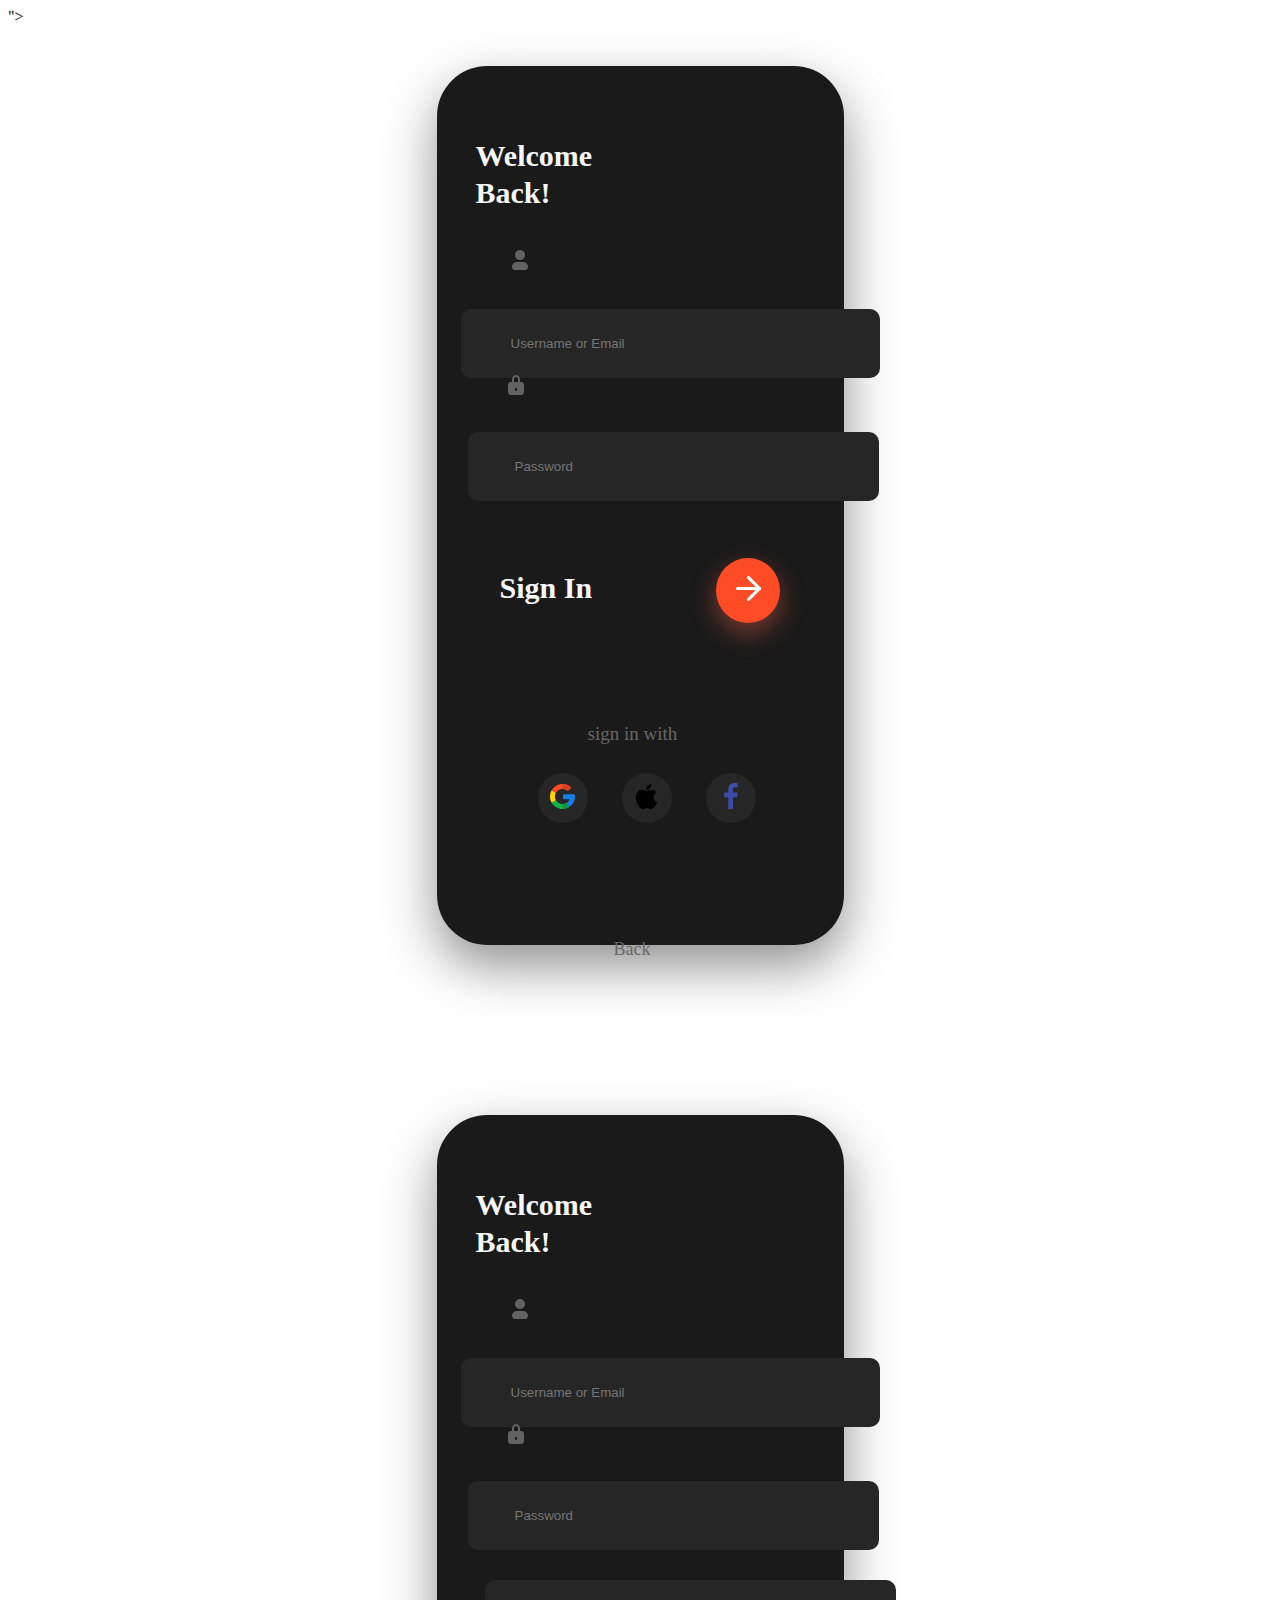
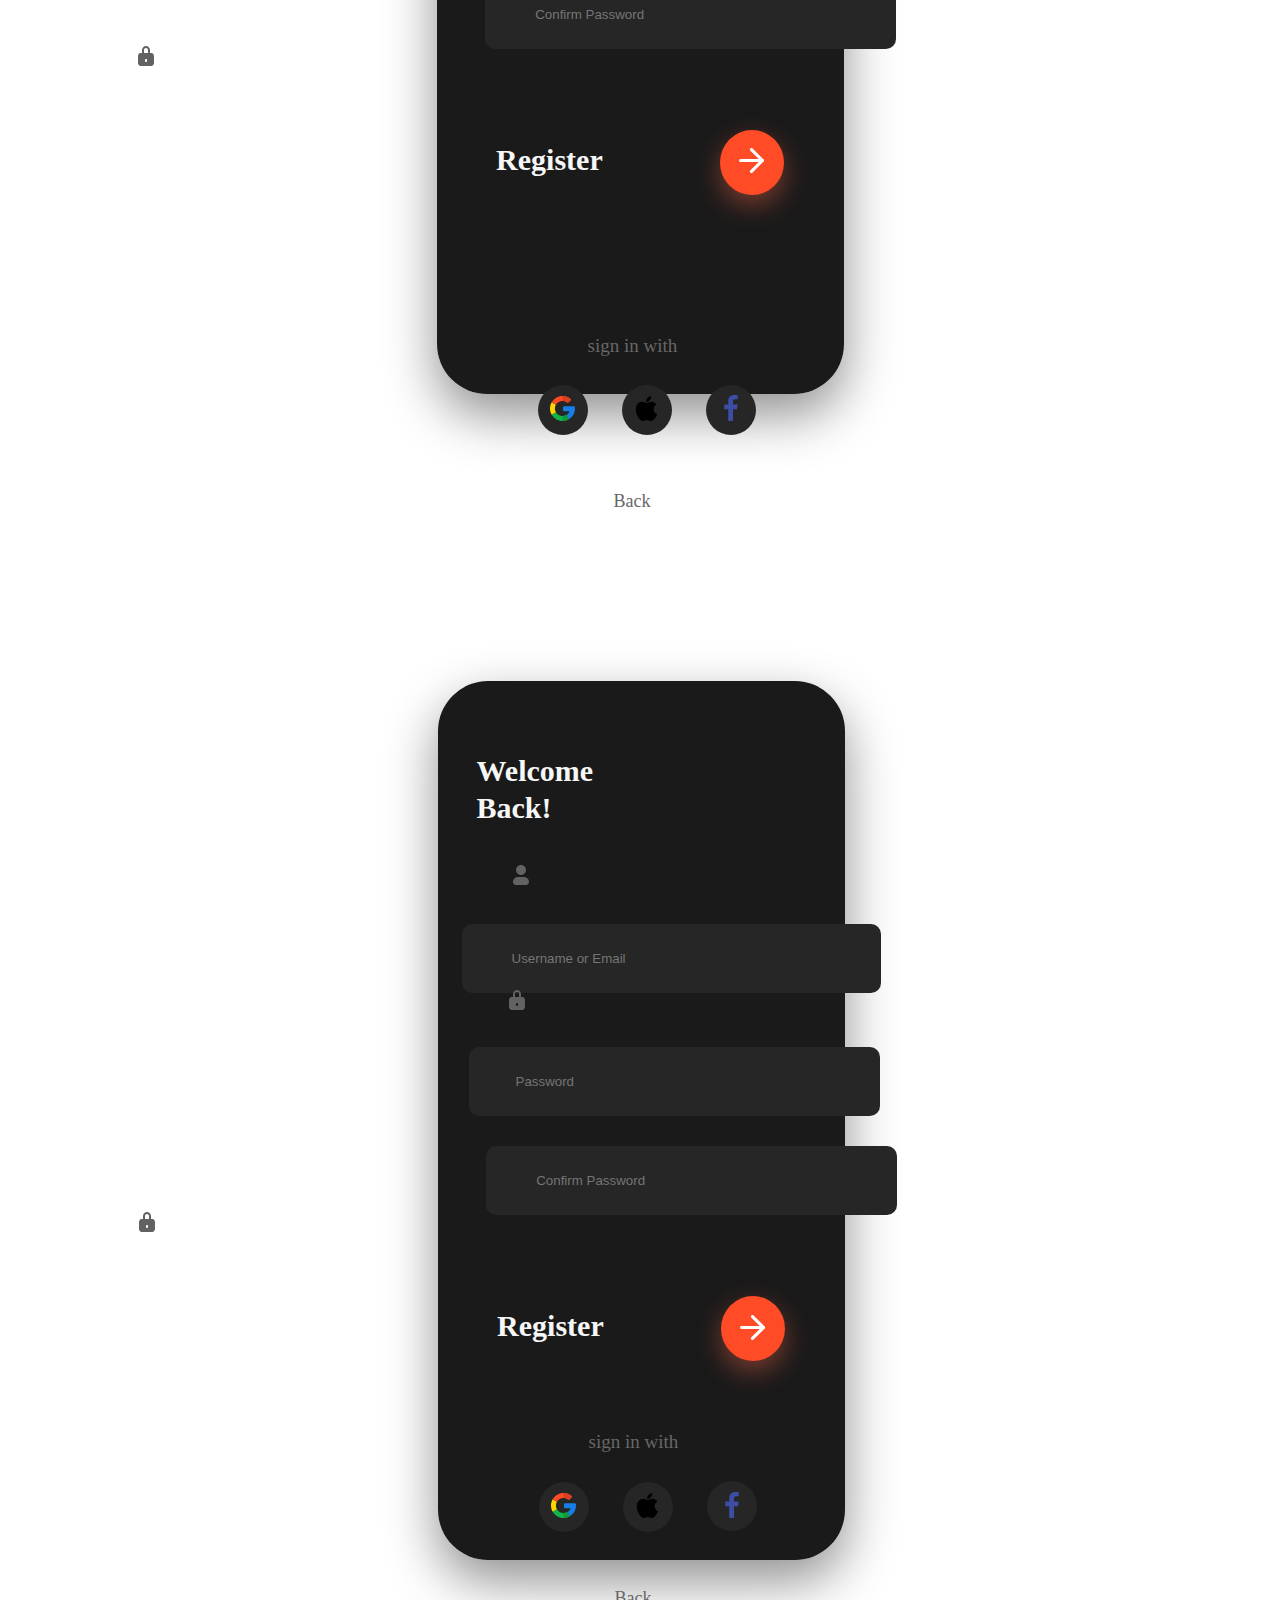
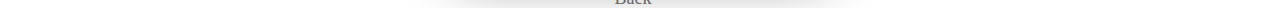
<file: index.html>
<!DOCTYPE html>
<html lang="en">
<head>
    <meta charset="UTF-8">
    <meta http-equiv="X-UA-Compatible" content="IE=edge">
    <meta name="viewport" content="width=device-width, initial-scale=1.0">
    <title>CARDS</title>
    <link rel="stylesheet" href="./style.css">
    <link rel="stylesheet" href="https://cdn.jsdelivr.net/npm/bootstrap@5.0.2/dist/css/bootstrap.min.css" rel="stylesheet"
    integrity="sha384-EVSTQN3/azprG1Anm3QDgpJLIm9Nao0Yz1ztcQTwFspd3yD65VohhpuuCOmLASjC" crossorigin="anonymous">">
<link rel="stylesheet" href="https://fonts.google.com/specimen/Roboto?preview.size=68">
  </head>

<body>
    <div class="container ">
      <div class="card1">

        <h2 class="card-heading">Welcome  Back!</h2>
        <img class="card-input-img" src="./img/User.svg" alt=" bu yerda rasm bor">
        <input class="card-input" type="email"  placeholder="Username or Email"   autocomplete="off" required >  
        <br>
        <img class="card-input-img" src="./img/Group 2.svg" alt="bu yerda rasm bor">
        <input class="card-input2" type="password" placeholder="Password "  autocomplete="off"  required > 
        <div class="sign-in"> 
        <h3 class="card-signing">Sign In </h3>
<button type="button" class=" card-signing-button"><img class="card-signing-img" src="./img/Group 1.svg" alt=" bu yerda rasm bor" width="25px" height="25px"></button> 

</div> 

<div class="site-links">
  <div class="css-text">sign in with </div> 
  <ul class="site-links-ul">
    <button class="site-links-button">
    <li class="site-links-list">
      <a class="site-links-link" href="http://www.google.com/"><img src="./img/google 1.svg" alt="bu yerda rasm bor"></a>
    </li>
  </button>
  <button class="site-links-button">
    <li class="site-links-list">
      <a class="site-links-link" href="https://www.apple.com/"><img src="./img/apple 1.svg" alt="bu yerda rasm bor"></a>
    </li>
  </button>
  <button class="site-links-button"> 
    <li class="site-links-list">
      <a class="site-links-link" href="https://www.facebook.com/apple"> <img src="./img/Group.svg" alt=" bu yeda rasm bor"></a>
    </li>
  </button>
  </ul>
  <button class="css-button"> Back</button>
</div>




      </div>

      <div class="card2">
<form action="https://echo.htmlacademy.ru" method="post">
        <h2 class="card-heading">Welcome  Back!</h2>
        <img class="card-input-img" src="./img/User.svg" alt=" bu yerda rasm bor">
        <input class="card-input" type="email"  placeholder="Username or Email"   autocomplete="off" required >  
        <br>
        <img class="card-input-img" src="./img/Group 2.svg" alt="bu yerda rasm bor">
       
        <input class="card-input2" type="password" placeholder="Password "  autocomplete="off"  required > 
        
        <input class="card-input3" type="password" placeholder=" Confirm Password "  autocomplete="off"  required > 
        <img class="card-input-img2" src="./img/Group 2.svg" alt="bu yerda rasm bor">
        <div class="sign-in"> 
        <h3 class="card-signing">Register </h3>
<button type="button" class=" card-signing-button"><img class="card-signing-img" src="./img/Group 1.svg" alt=" bu yerda rasm bor" width="25px" height="25px"></button> 
</form>
</div> 

<div class="site-links3">
  <div class="css-text">sign in with </div> 
  <ul class="site-links-ul">
    <button class="site-links-button">
    <li class="site-links-list">
      <a class="site-links-link" href="http://www.google.com/"><img src="./img/google 1.svg" alt="bu yerda rasm bor"></a>
    </li>
  </button>
  <button class="site-links-button">
    <li class="site-links-list">
      <a class="site-links-link" href="https://www.apple.com/"><img src="./img/apple 1.svg" alt="bu yerda rasm bor"></a>
    </li>
  </button>
  <button class="site-links-button"> 
    <li class="site-links-list">
      <a class="site-links-link" href="https://www.facebook.com/apple" target="_blank"> <img src="./img/Group.svg" alt=" bu yeda rasm bor"></a>
    </li>
  </button>
  </ul>
  <button class="css-button2"> Back</button>
</div>

<div class="card2">

  <h2 class="card-heading">Welcome  Back!</h2>
  <img class="card-input-img" src="./img/User.svg" alt=" bu yerda rasm bor">
  <input class="card-input" type="email"  placeholder="Username or Email"   autocomplete="off" required >  
  <br>
  <img class="card-input-img" src="./img/Group 2.svg" alt="bu yerda rasm bor">
  <input class="card-input2" type="password" placeholder="Password "  autocomplete="off"  required > 
  
  <input class="card-input3" type="password" placeholder=" Confirm Password "  autocomplete="off"  required > 
  <img class="card-input-img2" src="./img/Group 2.svg" alt="bu yerda rasm bor">
  <div class="sign-in"> 
  <h3 class="card-signing">Register </h3>
<button type="button" class=" card-signing-button"><img class="card-signing-img" src="./img/Group 1.svg" alt=" bu yerda rasm bor" width="25px" height="25px"></button> 

</div> 

<div class="site-links2">
<div class="css-text">sign in with </div> 
<ul class="site-links-ul">
<button class="site-links-button">
<li class="site-links-list">
<a class="site-links-link" href="http://www.google.com/"><img src="./img/google 1.svg" alt="bu yerda rasm bor"></a>
</li>
</button>
<button class="site-links-button">
<li class="site-links-list">
<a class="site-links-link" href="https://www.apple.com/"><img src="./img/apple 1.svg" alt="bu yerda rasm bor"></a>
</li>
</button>
<button class="site-links-button"> 
<li class="site-links-list">
<a class="site-links-link" href="https://www.facebook.com/apple"> <img src="./img/Group.svg" alt=" bu yeda rasm bor"></a>
</li>
</button>
</ul>
<button class="css-button2"> Back</button>
</div>




      </div>



 </div>
    
</body>
</html>
</file>
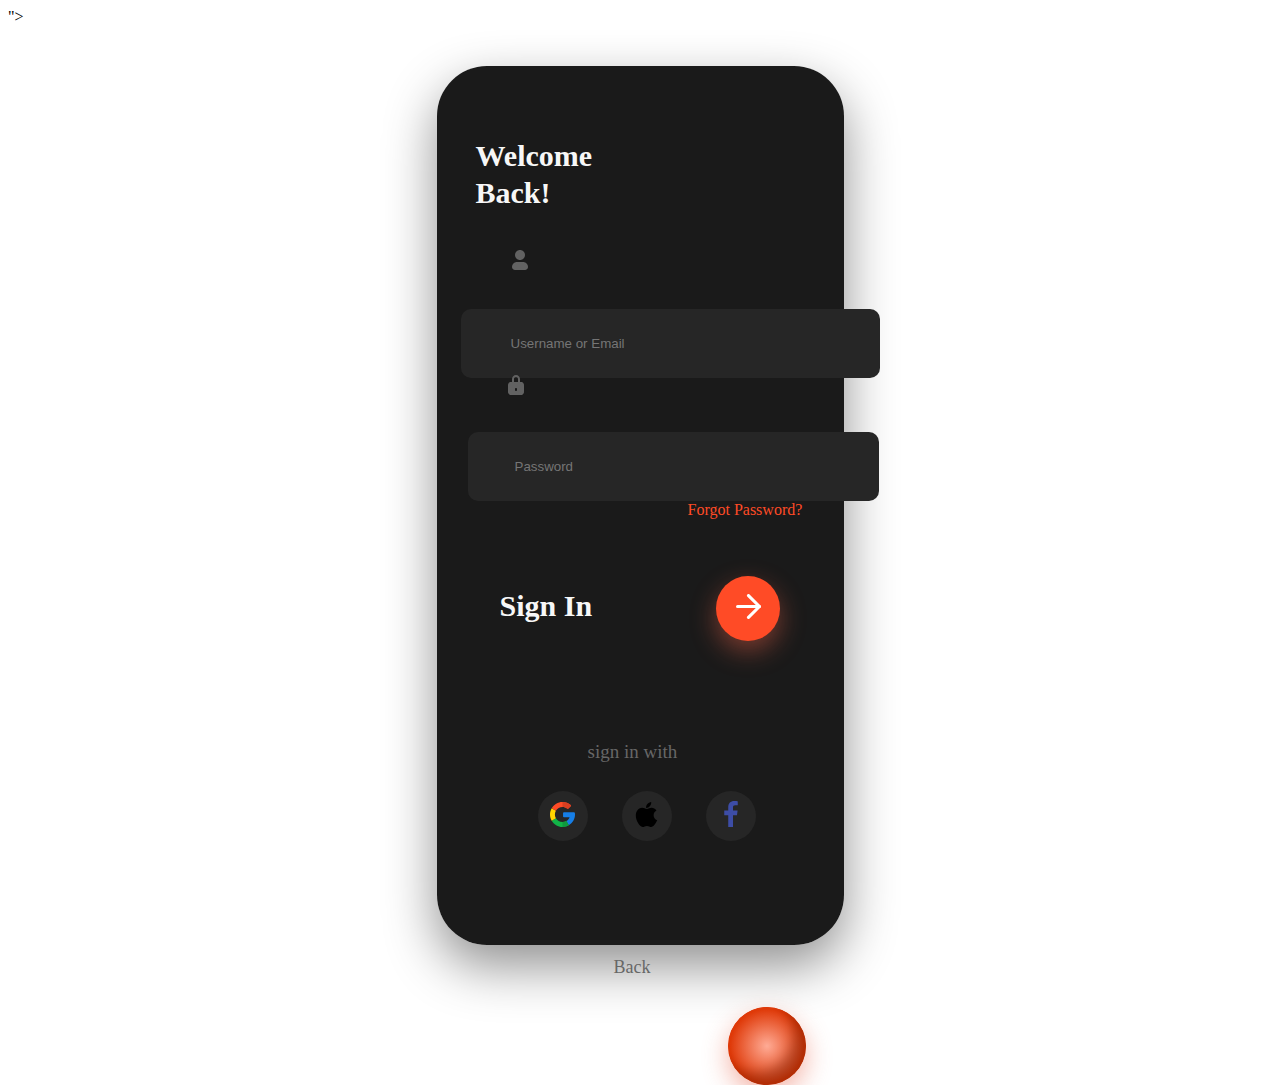
<file: index1.html>
<!DOCTYPE html>
<html lang="en">
<head>
    <meta charset="UTF-8">
    <meta http-equiv="X-UA-Compatible" content="IE=edge">
    <meta name="viewport" content="width=device-width, initial-scale=1.0">
    <title>CARDS</title>
    <link rel="stylesheet" href="./style.css">
    <link rel="stylesheet" href="https://cdn.jsdelivr.net/npm/bootstrap@5.0.2/dist/css/bootstrap.min.css" rel="stylesheet"
    integrity="sha384-EVSTQN3/azprG1Anm3QDgpJLIm9Nao0Yz1ztcQTwFspd3yD65VohhpuuCOmLASjC" crossorigin="anonymous">">
<link rel="stylesheet" href="https://fonts.google.com/specimen/Roboto?preview.size=68">
  </head>

<body>
    <div class="container ">
      <div class="card1">
<form action="https://echo.htmlacademy.ru" method="post">
        <h2 class="card-heading">Welcome  Back!</h2>
        <img class="card-input-img" src="./img/User.svg" alt=" bu yerda rasm bor">
        <input class="card-input" type="email"  placeholder="Username or Email"   autocomplete="off" name="username" required >  
        <br>
        <img class="card-input-img" src="./img/Group 2.svg" alt="bu yerda rasm bor">
        <input class="card-input2" type="password" placeholder="Password "  autocomplete="off"  required > 
         <a class="card-input-link" href="./index3.html"> Forgot Password?</a> 
        <div class="sign-in"> 
        <h3 class="card-signing">Sign In </h3>
<button type="button" class=" card-signing-button"><img class="card-signing-img" src="./img/Group 1.svg" alt=" bu yerda rasm bor" width="25px" height="25px"></button> 
</form>
</div> 

<div class="site-links">
  <div class="css-text">sign in with </div> 
  <ul class="site-links-ul">
    <button class="site-links-button">
    <li class="site-links-list">
    
      <a class="site-links-link" href="http://www.google.com/" target="_blank"><img src="./img/google 1.svg" alt="bu yerda rasm bor"></a>
    </li>
  </button>
  <button class="site-links-button">
    <li class="site-links-list">
      <a class="site-links-link" href="https://www.apple.com/ " target="_blank" ><img src="./img/apple 1.svg" alt="bu yerda rasm bor"></a>
    </li>
  </button>
  <button class="site-links-button"> 
    <li class="site-links-list">
      <a class="site-links-link" href="https://www.facebook.com/apple" target="_blank"> <img src="./img/Group.svg" alt=" bu yeda rasm bor"></a>
    </li>
  </button>
  </ul>
  <button class="css-button"> Back</button>
</div>
<img  class="img-responsive"src="./img/Ellipse 17.svg" alt=" bu yerda rasm bor">



      </div>

     




 </div>
    
</body>
</html>
</file>
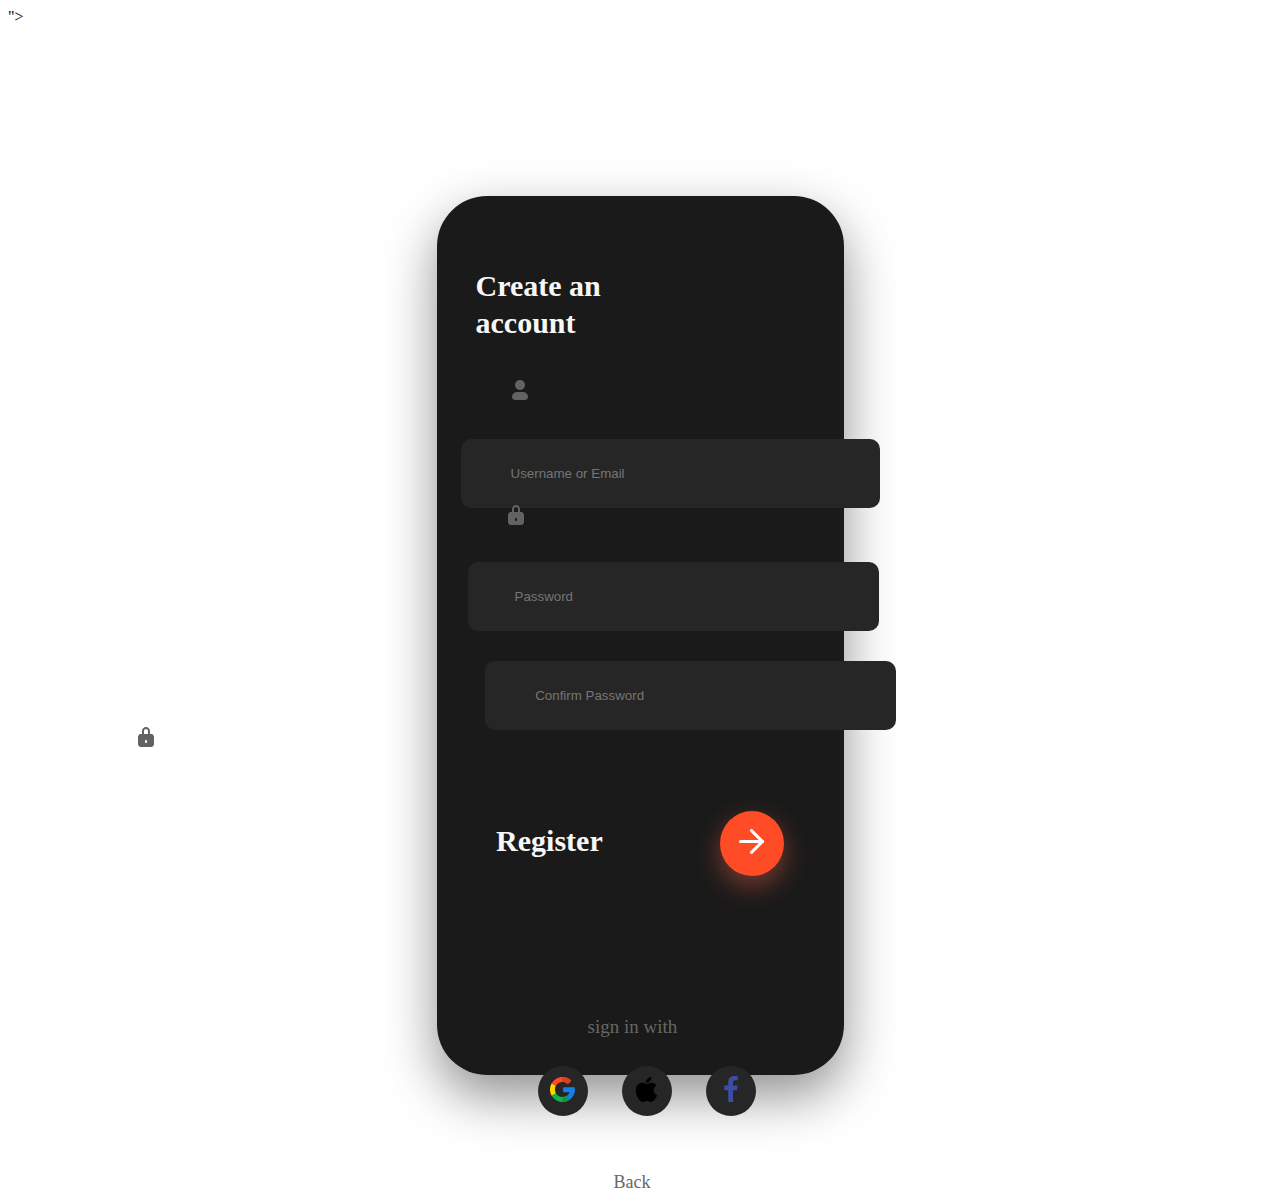
<file: index2.html>
<!DOCTYPE html>
<html lang="en">
<head>
    <meta charset="UTF-8">
    <meta http-equiv="X-UA-Compatible" content="IE=edge">
    <meta name="viewport" content="width=device-width, initial-scale=1.0">
    <title>Document</title>
    <link rel="stylesheet" href="./style.css">
    <link rel="stylesheet" href="https://cdn.jsdelivr.net/npm/bootstrap@5.0.2/dist/css/bootstrap.min.css" rel="stylesheet"
    integrity="sha384-EVSTQN3/azprG1Anm3QDgpJLIm9Nao0Yz1ztcQTwFspd3yD65VohhpuuCOmLASjC" crossorigin="anonymous">">
<link rel="stylesheet" href="https://fonts.google.com/specimen/Roboto?preview.size=68">
</head>
<body>
    <div class="container">
        <div class="card2">
            <form action="https://echo.htmlacademy.ru" method="post">
                    <h2 class="card-heading">Create an account</h2>
                    <img class="card-input-img" src="./img/User.svg" alt=" bu yerda rasm bor">
                    <input class="card-input" type="email"  placeholder="Username or Email"   autocomplete="off" required >  
                    <br>
                    <img class="card-input-img" src="./img/Group 2.svg" alt="bu yerda rasm bor">
                   
                    <input class="card-input2" type="password" placeholder="Password "  autocomplete="off"  required > 
                    
                    <input class="card-input3" type="password" placeholder=" Confirm Password "  autocomplete="off"  required > 
                    <img class="card-input-img2" src="./img/Group 2.svg" alt="bu yerda rasm bor">
                    <div class="sign-in"> 
                    <h3 class="card-signing">Register </h3>
           <a href="./index1.html"><button type="button" class=" card-signing-button"> <img class="card-signing-img" src="./img/Group 1.svg" alt=" bu yerda rasm bor" width="25px" height="25px"></button> </a> 
            </form>
            </div> 
            
            <div class="site-links3">
              <div class="css-text">sign in with </div> 
              <ul class="site-links-ul">
                <button class="site-links-button">
                <li class="site-links-list">
                  <a class="site-links-link" href="http://www.google.com/" target="_blank"><img src="./img/google 1.svg" alt="bu yerda rasm bor"></a>
                </li>
              </button>
              <button class="site-links-button">
                <li class="site-links-list">
                  <a class="site-links-link" href="https://www.apple.com/" target="_blank"><img src="./img/apple 1.svg" alt="bu yerda rasm bor"></a>
                </li>
              </button>
              <button class="site-links-button"> 
                <li class="site-links-list">
                  <a class="site-links-link" href="https://www.facebook.com/apple" target="_blank"> <img src="./img/Group.svg" alt=" bu yeda rasm bor"></a>
                </li>
              </button>
              </ul>
              <button class="css-button2"> Back</button>
            </div>
    </div>

    
</body>
</html>
</file>
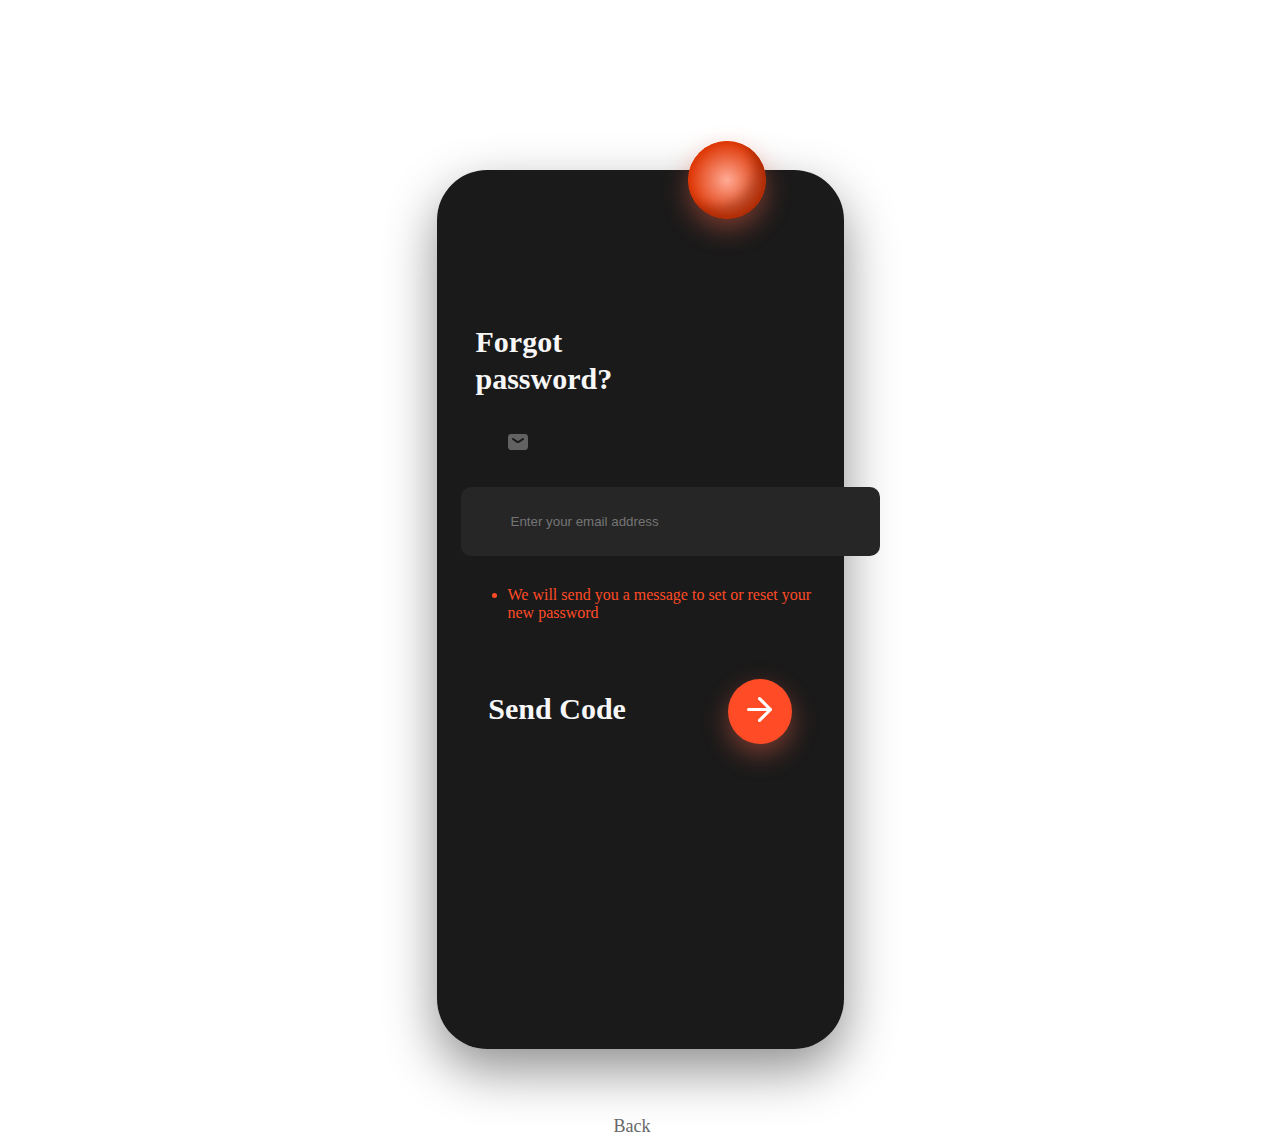
<file: index3.html>
<!DOCTYPE html>
<html lang="en">
<head>
    <meta charset="UTF-8">
    <meta http-equiv="X-UA-Compatible" content="IE=edge">
    <meta name="viewport" content="width=device-width, initial-scale=1.0">
    <title>Document</title>
    <link rel="stylesheet" href="./style.css">
    <link rel="stylesheet" href="https://cdn.jsdelivr.net/npm/bootstrap@5.0.2/dist/css/bootstrap.min.css" rel="stylesheet"
    integrity="sha384-EVSTQN3/azprG1Anm3QDgpJLIm9Nao0Yz1ztcQTwFspd3yD65VohhpuuCOmLASjC" crossorigin="anonymous">
<link rel="stylesheet" href="https://fonts.google.com/specimen/Roboto?preview.size=68">
</head>
<body>
    <div class="container">

     
<div class="card3">
  <img  class="img-responsive2"src="./img/Ellipse 17.svg" alt=" bu yerda rasm bor">
 <form action="https://echo.htmlacademy.ru" method="post" >
    <h2 class="card-heading">Forgot password?</h2>
    <img class="card-input-img" src="./img/Shape.svg" alt=" bu yerda rasm bor">
    <input class="card-input" type="email"  placeholder="Enter your email address"   autocomplete="off" required >  
    <br>
    <ul class="card-input-ul" ><li class="card-input-list">We will send you a message to set or reset your new password</li></ul>
   
    <div class="sign-in"> 
    <h3 class="card-signing">Send Code</h3>
  <button type="button" class=" card-signing-button"><img class="card-signing-img" src="./img/Group 1.svg" alt=" bu yerda rasm bor" width="25px" height="25px"></button> 
</form>
  </div> 
  
  <button class="css-button3"> Back</button>
  
  
  
  
        </div>
    </div>
</body>
</html>
</file>
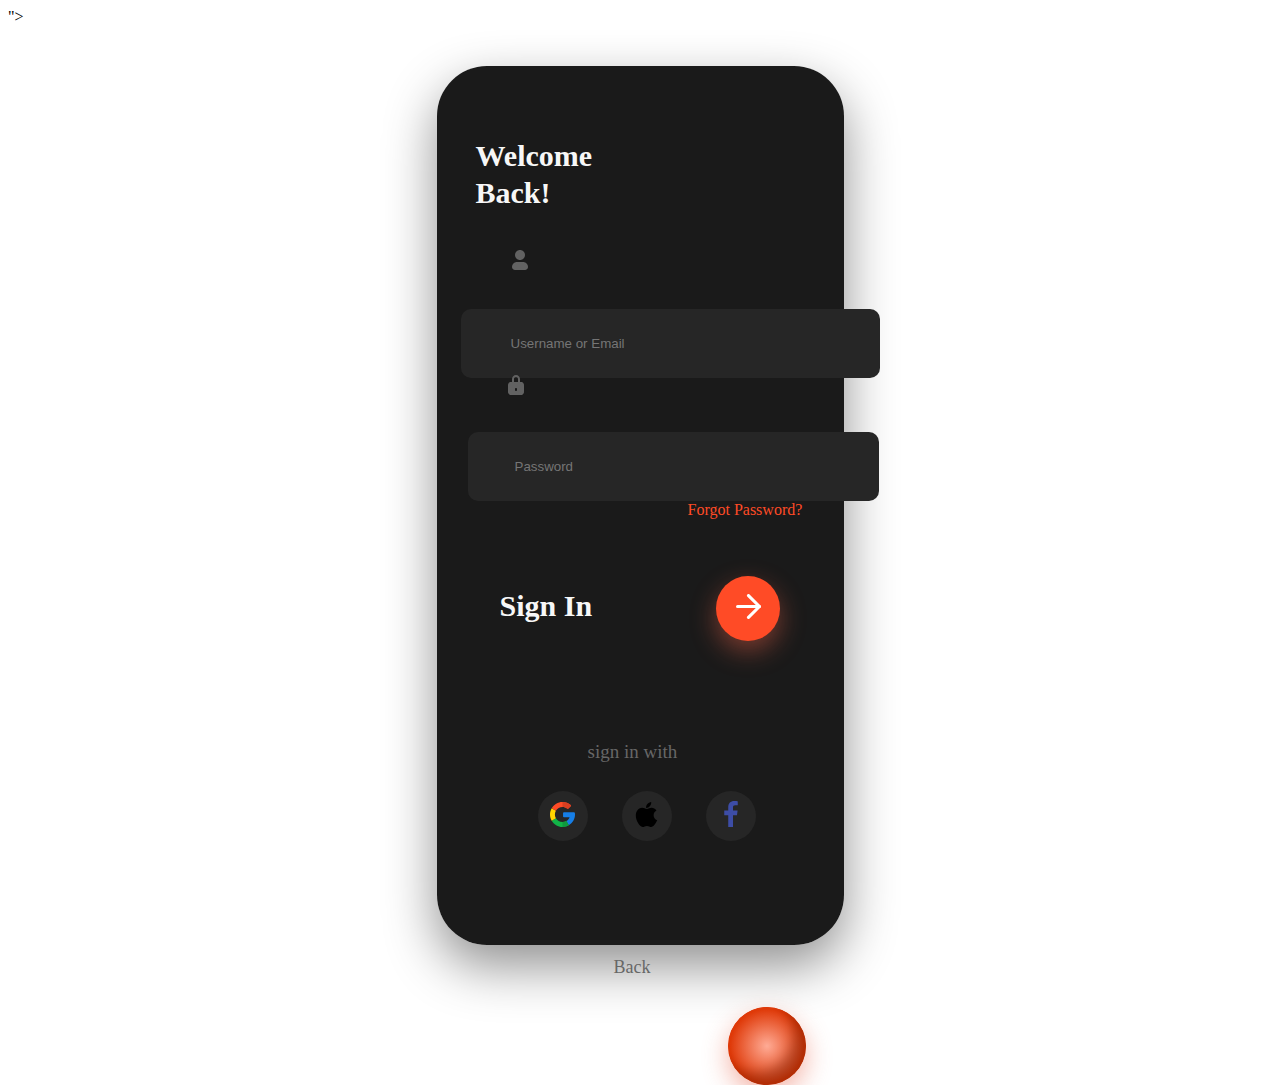
<file: login.html>
<!DOCTYPE html>
<html lang="en">
<head>
    <meta charset="UTF-8">
    <meta http-equiv="X-UA-Compatible" content="IE=edge">
    <meta name="viewport" content="width=device-width, initial-scale=1.0">
    <title>CARDS</title>
    <link rel="stylesheet" href="./style.css">
    <link rel="stylesheet" href="https://cdn.jsdelivr.net/npm/bootstrap@5.0.2/dist/css/bootstrap.min.css" rel="stylesheet"
    integrity="sha384-EVSTQN3/azprG1Anm3QDgpJLIm9Nao0Yz1ztcQTwFspd3yD65VohhpuuCOmLASjC" crossorigin="anonymous">">
<link rel="stylesheet" href="https://fonts.google.com/specimen/Roboto?preview.size=68">
  </head>

<body>
    <div class="container ">
      <div class="card1">
<form action="https://echo.htmlacademy.ru" method="post">
        <h2 class="card-heading">Welcome  Back!</h2>
        <img class="card-input-img" src="./img/User.svg" alt=" bu yerda rasm bor">
        <input class="card-input" type="email"  placeholder="Username or Email"   autocomplete="off" name="username" required >  
        <br>
        <img class="card-input-img" src="./img/Group 2.svg" alt="bu yerda rasm bor">
        <input class="card-input2" type="password" placeholder="Password "  autocomplete="off"  required > 
         <a class="card-input-link" href="./password.html"> Forgot Password?</a> 
        <div class="sign-in"> 
        <h3 class="card-signing">Sign In </h3>
<button type="button" class=" card-signing-button"><img class="card-signing-img" src="./img/Group 1.svg" alt=" bu yerda rasm bor" width="25px" height="25px"></button> 
</form>
</div> 

<div class="site-links">
  <div class="css-text">sign in with </div> 
  <ul class="site-links-ul">
    <button class="site-links-button">
    <li class="site-links-list">
    
      <a class="site-links-link" href="http://www.google.com/" target="_blank"><img src="./img/google 1.svg" alt="bu yerda rasm bor"></a>
    </li>
  </button>
  <button class="site-links-button">
    <li class="site-links-list">
      <a class="site-links-link" href="https://www.apple.com/ " target="_blank" ><img src="./img/apple 1.svg" alt="bu yerda rasm bor"></a>
    </li>
  </button>
  <button class="site-links-button"> 
    <li class="site-links-list">
      <a class="site-links-link" href="https://www.facebook.com/apple" target="_blank"> <img src="./img/Group.svg" alt=" bu yeda rasm bor"></a>
    </li>
  </button>
  </ul>
  <button class="css-button"> Back</button>
</div>
<img  class="img-responsive"src="./img/Ellipse 17.svg" alt=" bu yerda rasm bor">



      </div>

     




 </div>
    
</body>
</html>
</file>
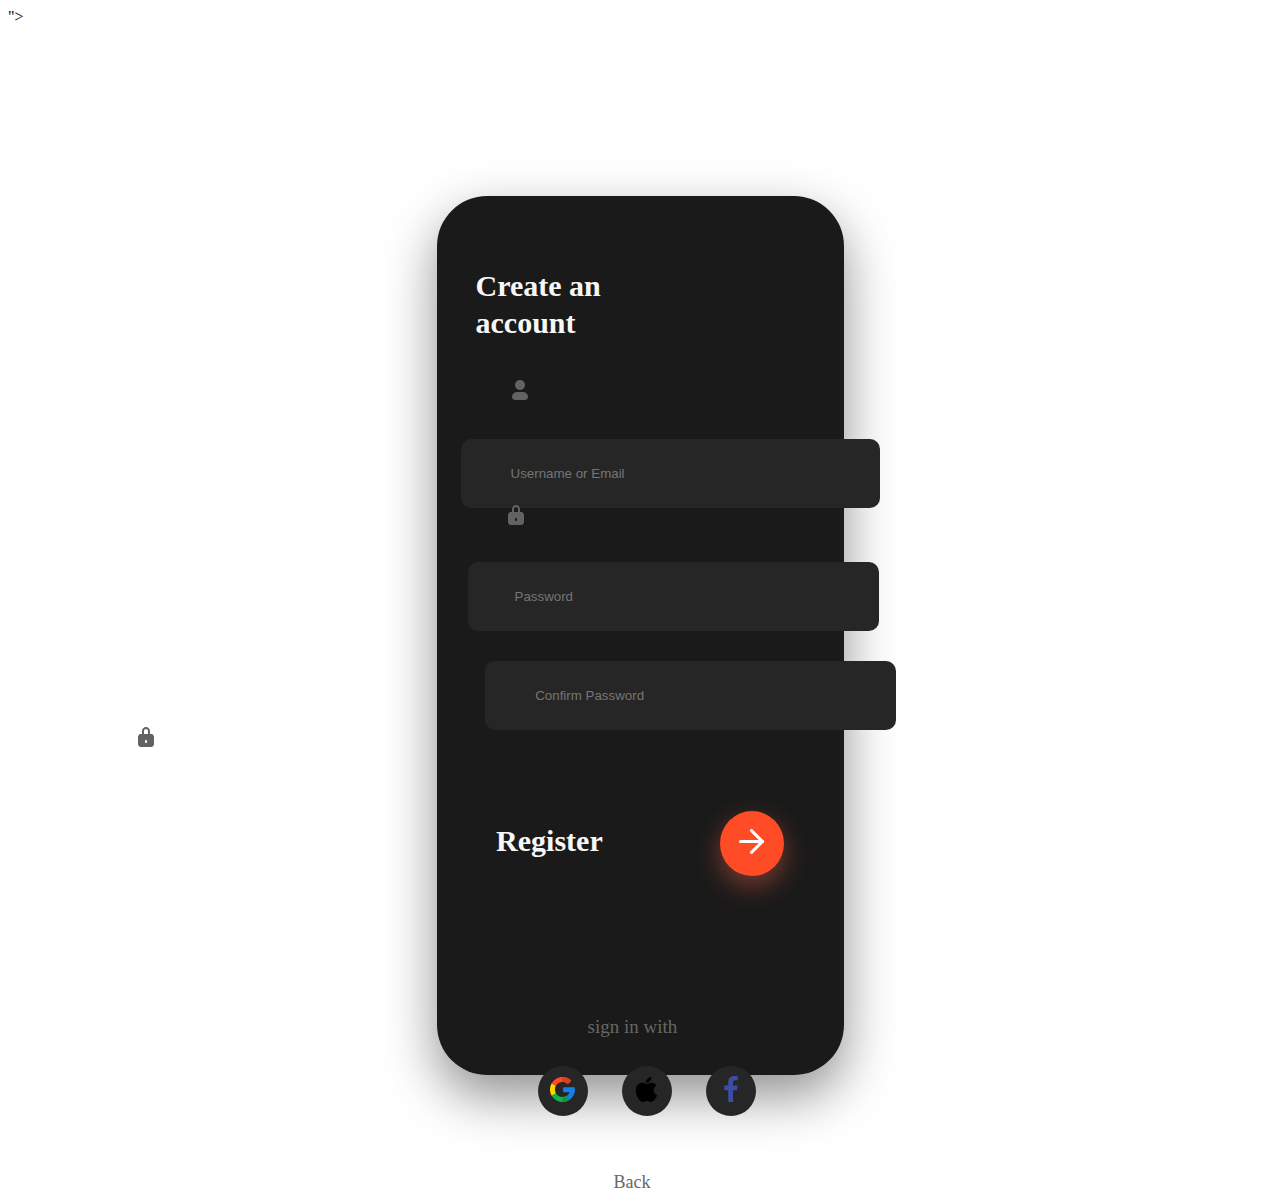
<file: register.html>
<!DOCTYPE html>
<html lang="en">
<head>
    <meta charset="UTF-8">
    <meta http-equiv="X-UA-Compatible" content="IE=edge">
    <meta name="viewport" content="width=device-width, initial-scale=1.0">
    <title>Document</title>
    <link rel="stylesheet" href="./style.css">
    <link rel="stylesheet" href="https://cdn.jsdelivr.net/npm/bootstrap@5.0.2/dist/css/bootstrap.min.css" rel="stylesheet"
    integrity="sha384-EVSTQN3/azprG1Anm3QDgpJLIm9Nao0Yz1ztcQTwFspd3yD65VohhpuuCOmLASjC" crossorigin="anonymous">">
<link rel="stylesheet" href="https://fonts.google.com/specimen/Roboto?preview.size=68">
</head>
<body>
    <div class="container">
        <div class="card2">
            <form action="https://echo.htmlacademy.ru" method="post">
                    <h2 class="card-heading">Create an account</h2>
                    <img class="card-input-img" src="./img/User.svg" alt=" bu yerda rasm bor">
                    <input class="card-input" type="email"  placeholder="Username or Email"   autocomplete="off" required >  
                    <br>
                    <img class="card-input-img" src="./img/Group 2.svg" alt="bu yerda rasm bor">
                   
                    <input class="card-input2" type="password" placeholder="Password "  autocomplete="off"  required > 
                    
                    <input class="card-input3" type="password" placeholder=" Confirm Password "  autocomplete="off"  required > 
                    <img class="card-input-img2" src="./img/Group 2.svg" alt="bu yerda rasm bor">
                    <div class="sign-in"> 
                    <h3 class="card-signing">Register </h3>
           <a href="./login.html"><button type="button" class=" card-signing-button"> <img class="card-signing-img" src="./img/Group 1.svg" alt=" bu yerda rasm bor" width="25px" height="25px"></button> </a> 
            </form>
            </div> 
            
            <div class="site-links3">
              <div class="css-text">sign in with </div> 
              <ul class="site-links-ul">
                <button class="site-links-button">
                <li class="site-links-list">
                  <a class="site-links-link" href="http://www.google.com/" target="_blank"><img src="./img/google 1.svg" alt="bu yerda rasm bor"></a>
                </li>
              </button>
              <button class="site-links-button">
                <li class="site-links-list">
                  <a class="site-links-link" href="https://www.apple.com/" target="_blank"><img src="./img/apple 1.svg" alt="bu yerda rasm bor"></a>
                </li>
              </button>
              <button class="site-links-button"> 
                <li class="site-links-list">
                  <a class="site-links-link" href="https://www.facebook.com/apple" target="_blank"> <img src="./img/Group.svg" alt=" bu yeda rasm bor"></a>
                </li>
              </button>
              </ul>
              <button class="css-button2"> Back</button>
            </div>
    </div>

    
</body>
</html>
</file>
<file: style.css>
.card1{
    width: 405px;
    height: 877px;
    background-color: rgba(0, 0, 0, 0.897);
    border: 1px solid  transparent;
    border-radius: 50px;
    box-shadow:  0px 21px 52px 0px rgba(0, 0, 0, 0.44);
    
  margin-left: auto;
  margin-right: auto;
  margin-top: 40px;

}
.card-heading {
    font-family: Roboto;
    font-style: normal;
    font-weight: 900;
    font-size: 30px;
    line-height: 37px;
    color: #f7f7f7;
width: 185px;
height: 89px;
margin-left: 38px;
margin-top: 70px;


}
.card-input{
    width: 319px;
    height: 55px;
    margin-top: 30px;
    margin-left: 23px;
    background-color: rgba(38, 38, 38, 1);
    border-color: transparent;
    border-radius:10px ;
    padding: 5px 48px;


}
.card-input2{
    width: 317px;
    height: 55px;
    margin-top: 30px;
    margin-left: 30px;
    background-color: rgba(38, 38, 38, 1);
    border-color: transparent;
    border-radius:10px ;
    padding: 5px 45px;


}
.card-input-img{
    position: relative;
    left: 70px;
    top: -3px;
}
.sign-in{
    display: flex;
    justify-content:space-around;
     margin-top: 40px ;
}
.card-signing{
    margin-top: 30px;
   
    font-family: Roboto;
    font-size: 30px;
    color: #f7f7f7;
    font-weight: bold;
}
.card-signing-button{
   border-radius: 50%;
   width: 64px;
   height: 65px;
   margin-top: 17px;
   background-color: rgba(255, 75, 38, 1);
   box-shadow:  0px 10px 26px 0px rgba(231, 96, 71, 0.47);
   border-color: transparent;
   transition: 1px ease;
}
.card-signing-button:hover{

    background-color: rgb(226, 109, 85);

}
.css-text{
    color: rgba(103, 103, 103, 1);
    font-family: Poboto;
font-style: normal;
font-weight: normal;
font-size: 19px;
line-height: 18px;
margin-top: 130px;
margin-left: 150px;

 
}
.site-links-ul{
    text-decoration: none;
    margin-left: 50px;
    margin-top: 30px;
    
}
.site-links-button{
    width: 50px;
    height: 50px;
    border-radius: 50%;
    border-color: transparent;
    background-color: rgba(38, 38, 38, 1);
    margin-left: 10px;
}
.site-links-button~.site-links-button{
    margin-left: 30px;
}
.site-links-list{
    list-style-type: none;
    
}
.css-button{
    border: transparent;
    color: rgba(103, 103, 103, 1);
    font-family: Roboto;
    font-style: normal;
font-weight: normal;
font-size: 18px;
line-height: 18px;
background-color: transparent;
margin-left:170px ;
margin-top: 100px;
}
.card2{
    width: 405px;
    height: 877px;
    background-color: rgba(0, 0, 0, 0.897);
    border: 1px solid  transparent;
    border-radius: 50px;
    box-shadow:  0px 21px 52px 0px rgba(0, 0, 0, 0.44);
    
  margin-left: auto;
  margin-right:auto ;
  margin-top: 170px;


}
.card-input-img2{
    position: relative;
    left:-300px;
    top: -3px;
}
.card-input3{
    width: 317px;
    height: 55px;
    margin-top: 30px;
    margin-left: 47px;
    background-color: rgba(38, 38, 38, 1);
    border-color: transparent;
    border-radius:10px ;
    padding: 5px 45px;


}
.css-button2{
    border: transparent;
    color: rgba(103, 103, 103, 1);
    font-family: Roboto;
    font-style: normal;
font-weight: normal;
font-size: 18px;
line-height: 18px;
background-color: transparent;
margin-left:170px ;
margin-top: 40px;
}
.site-links{
    margin-top: -40px;
}
.site-links2{
    margin-top: -70px;
}
.card-input-link{
 margin-left: 250px;
 text-decoration: none;
 color: rgba(255, 75, 38, 1);
 transition: 1s ease;
}
.card-input-link:hover{
    color: rgb(240, 142, 122);
}
.card3{
    width: 405px;
    height: 877px;
    background-color: rgba(0, 0, 0, 0.897);
    border: 1px solid  transparent;
    border-radius: 50px;
    box-shadow:  0px 21px 52px 0px rgba(0, 0, 0, 0.44);
    
  margin-left: auto;
  margin-right:auto ;
  margin-top: 170px;


}
.card-input-list{
    width: 306px;
    color:rgba(255, 75, 38, 1);
    margin-left: 30px;
    margin-top: 30px;
   
}
.css-button3{
    border: transparent;
    color: rgba(103, 103, 103, 1);
    font-family: Roboto;
    font-style: normal;
font-weight: normal;
font-size: 18px;
line-height: 18px;
background-color: transparent;
margin-left:170px ;
margin-top: 360px;
position:relative;
}
.img-responsive {
    box-shadow:  0px 10px 26px 0px rgba(231, 96, 71, 0.47);
 
    background: radial-gradient(47.35% 47.35% at 50% 50%, #FFAB95 0%, #DF3908 100%);
border-radius:50%;
    position: relative;
    left: 290px;
    top:30px ;
}
.img-responsive2 {
    box-shadow:  0px 10px 26px 0px rgba(231, 96, 71, 0.47);
 
    background: radial-gradient(47.35% 47.35% at 50% 50%, #FFAB95 0%, #DF3908 100%);
border-radius:50%;
    position: relative;
    left: 250px;
    top:-30px ;
}
</file>
